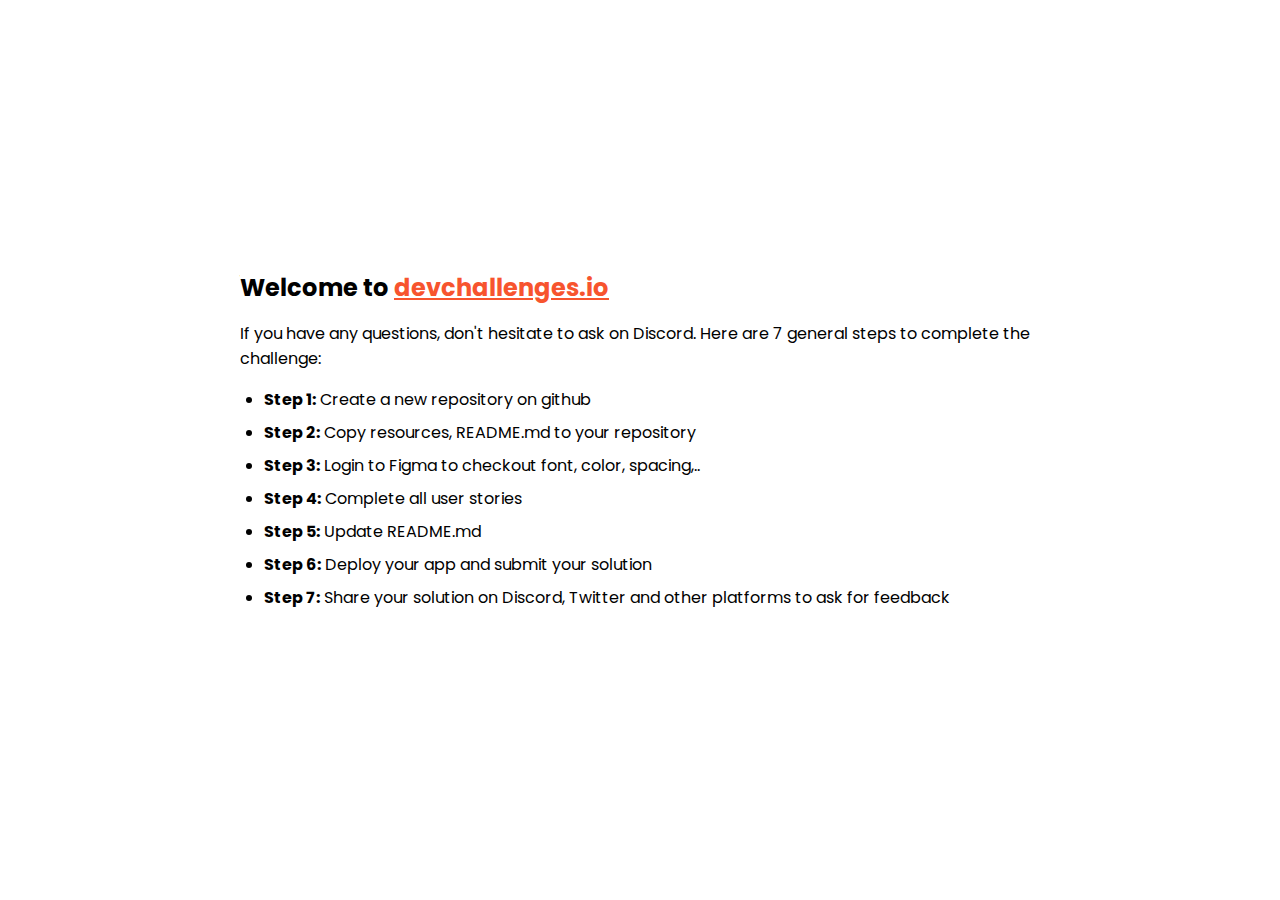
<file: 404-not-found-master/index.html>
<!DOCTYPE html>
<html lang="en">
  <head>
    <meta charset="utf-8" />
    <meta
      name="viewport"
      content="width=device-width, initial-scale=1,
  maximum-scale=5"
    />

    <link rel="icon" href="devchallenges.png" />

    <link
      rel="shortcut icon"
      type="image/x-icon"
      href="https://devchallenges.io/"
    />

    <link
      href="https://fonts.googleapis.com/css2?family=Poppins:wght@400;500&display=swap"
      rel="stylesheet"
    />

    <title>Devchallenges</title>

    <style>
      body {
        font-family: "Poppins", sans-serif;
      }

      ul {
        padding-left: 24px;
      }

      li {
        margin-bottom: 8px;
      }

      .welcome {
        max-width: 800px;
        margin: 0 auto;
      }

      .welcome-text {
        margin-top: 30vh;
        font-weight: 500;
      }

      .welcome-text p {
        font-size: 1rem;
        font-weight: 400;
      }

      .welcome-text h1 {
        font-size: 1.5rem;
      }

      .welcome-text a {
        color: #f7542e;
      }
    </style>
  </head>
  <body>
    <div class="welcome">
      <div class="welcome-text">
        <h1>
          Welcome to
          <a href="https://devchallenges.io/" target="_blank"
            >devchallenges.io</a
          >
        </h1>

        <p>
          If you have any questions, don't hesitate to ask on Discord. Here are
          7 general steps to complete the challenge:
        </p>
      </div>

      <ul>
        <li><b>Step 1:</b> Create a new repository on github</li>
        <li><b>Step 2:</b> Copy resources, README.md to your repository</li>
        <li>
          <b>Step 3:</b> Login to Figma to checkout font, color, spacing,..
        </li>
        <li><b>Step 4:</b> Complete all user stories</li>
        <li><b>Step 5:</b> Update README.md</li>
        <li><b>Step 6:</b> Deploy your app and submit your solution</li>
        <li>
          <b>Step 7:</b> Share your solution on Discord, Twitter and other
          platforms to ask for feedback
        </li>
      </ul>
    </div>
  </body>
</html>
</file>
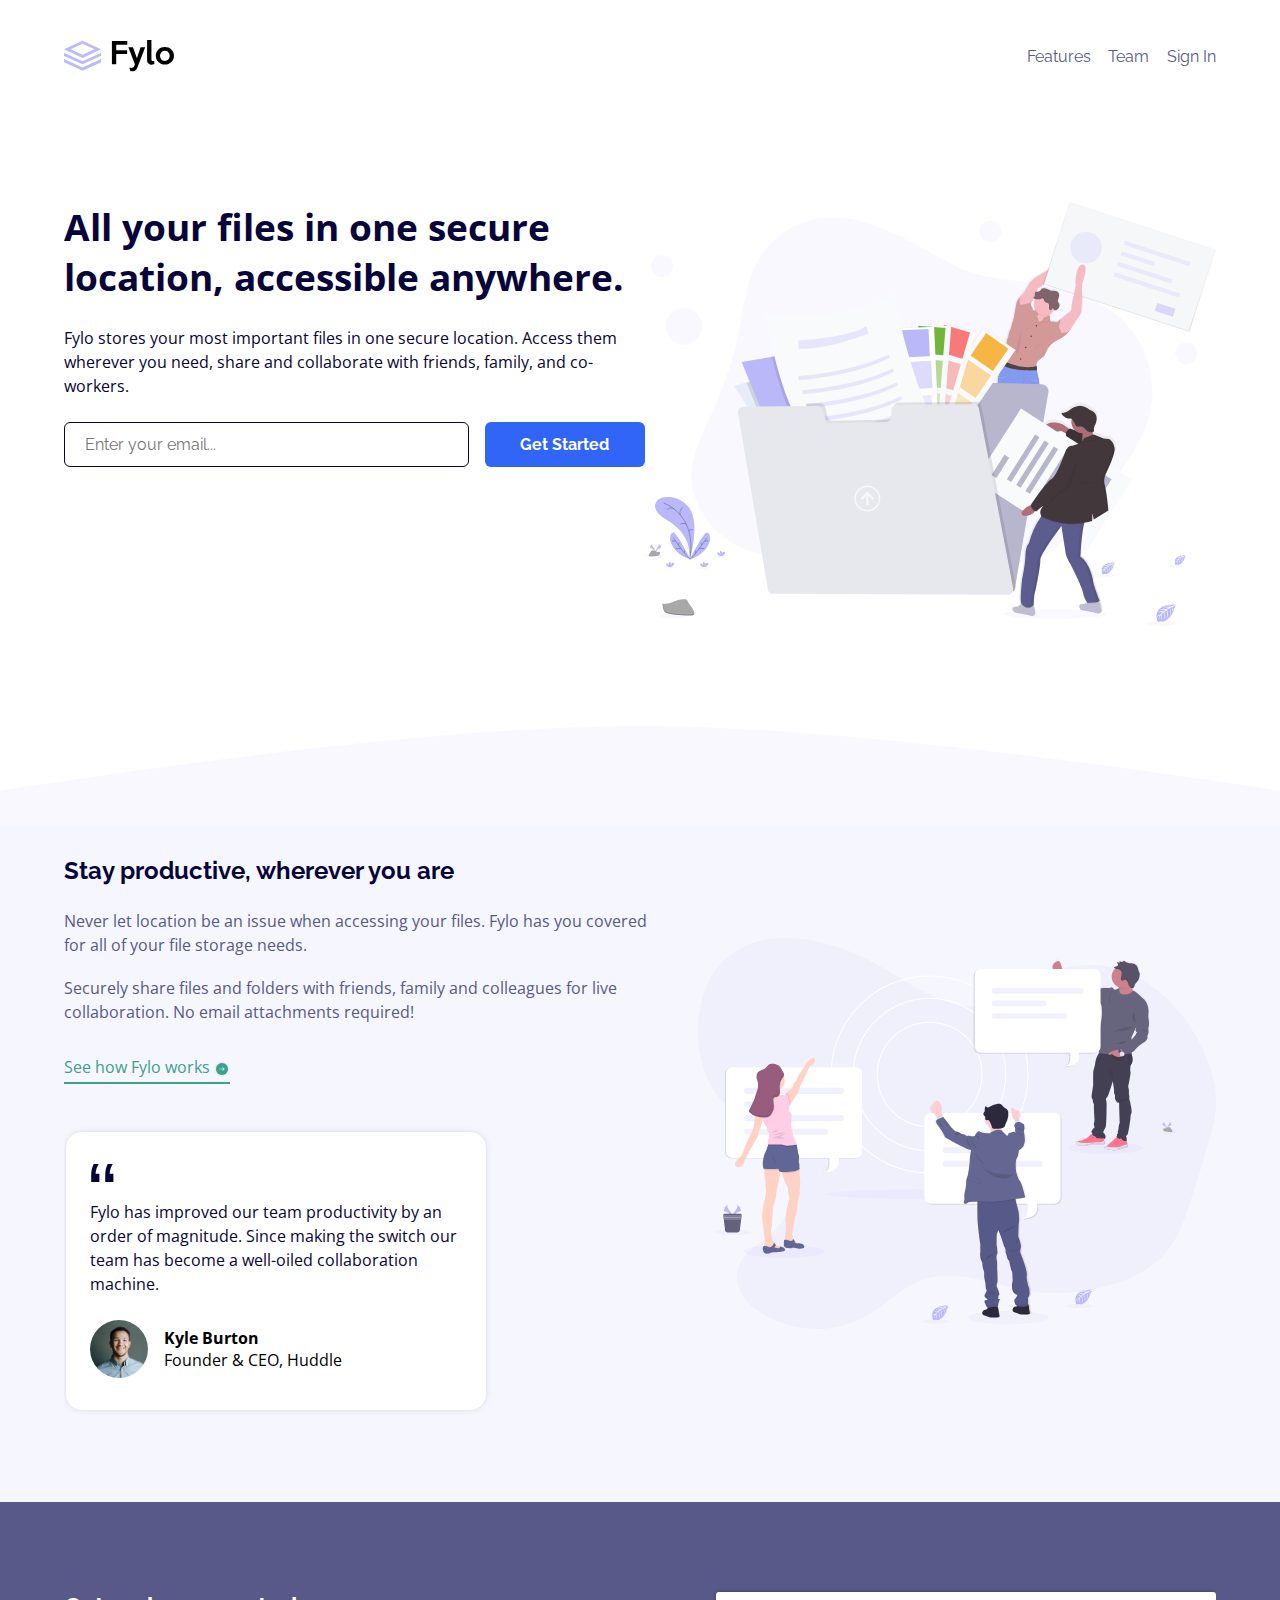
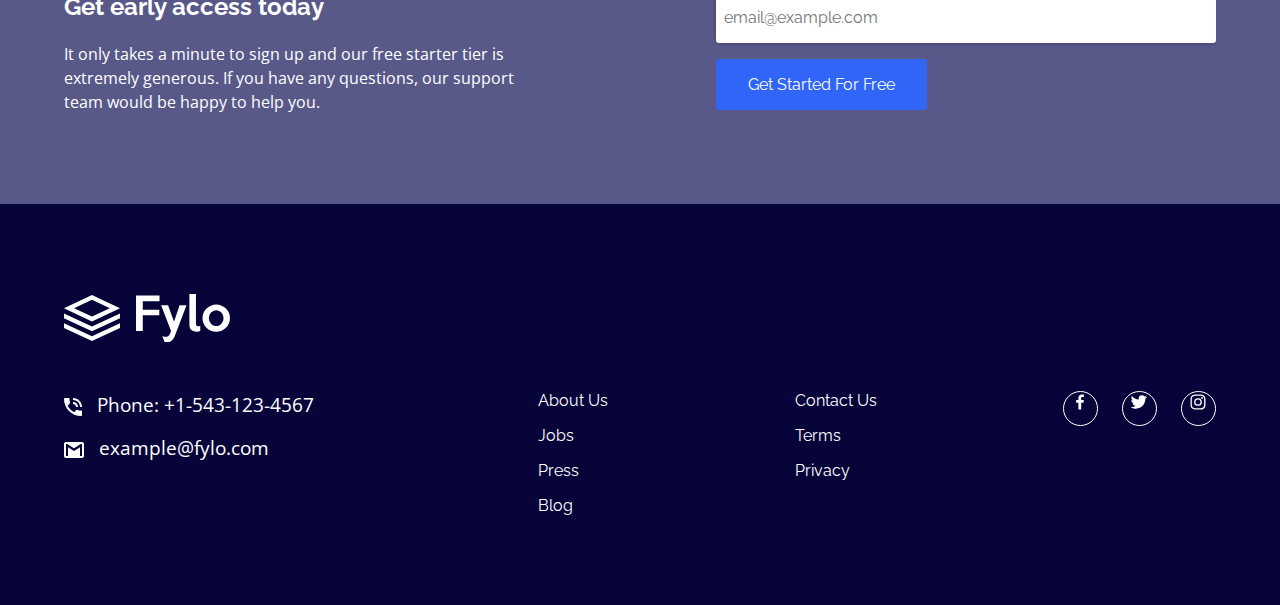
<file: fylo-landing-page-with-two-column-layout-master/index.html>
<!DOCTYPE html>
<html lang="en">
<head>
  <meta charset="UTF-8">
  <meta name="viewport" content="width=device-width, initial-scale=1.0"> 

  <link rel="icon" type="image/png" sizes="32x32" href="./images/favicon-32x32.png">
  
  <title>Proyecto</title>

  <link rel="preconnect" href="https://fonts.googleapis.com">
  <link rel="preconnect" href="https://fonts.gstatic.com" crossorigin>
  <link href="https://fonts.googleapis.com/css2?family=Open+Sans&family=Raleway:wght@400;600&display=swap" rel="stylesheet">

  <link rel="stylesheet" href="css/style.css">
 
 
</head>
<body>

  <header class="hero">

      <nav class="nav container">

        <figure class="nav_logo">
          <img src="./images/logo.svg" alt="" class="nav_img">
        </figure>

        <a href="#" class="nav_link">Features</a>
        <a href="#" class="nav_link">Team</a>
        <a href="#" class="nav_link">Sign In</a>
      </nav>

      <section class="hero_main container">
        <figure class="hero_picture">
          <img src="./images/illustration-1.svg" alt="" class="hero_img">
        </figure>

        <div class="hero_info">

          <h1 class="hero_title">All your files in one secure location, accessible anywhere.</h1>

          <p class="hero_paragraph">Fylo stores your most important files in one secure location. 
            Access them wherever you need, share and collaborate with friends, 
            family, and co-workers.</p>

            <form  class="hero_contact">
              <input type="email" placeholder="Enter your email..." class="hero_input">
             <input type="submit" value="Get Started" class="hero_input hero_input--cta">
            </form>
        </div>
      </section>


  </header>

  <main class="main">
    <section class="productive">
      <div class="productive_container container">
        <figure class="productive_picture">
          <img src="./images/illustration-2.svg" class="productive_img">
        </figure>

        <section class="productive_main">

          <div class="productive_texts">

            <h2 class="productive_title"> Stay productive, wherever you are</h2>
            
            <p class="productive_paragraph">Never let location be an issue when accessing your files. Fylo has you 
              covered for all of your file storage needs.</p>

              <p class="productive_paragraph">Securely share files and folders with friends, family and colleagues for 
                live collaboration. No email attachments required!</p>

                <a href="#" class="productive_cta">
                  See how Fylo works
                  <img src="./images/icon-arrow.svg" class="productive_arrow">
                </a>

          </div>


          <article class="productive_testimony">
            <img src="./images/icon-quotes.svg" class="productive_quote">

            <p class="productive_review"> Fylo has improved our team productivity by an order of magnitude. Since 
              making the switch our team has become a well-oiled collaboration machine.</p>

              <div class="productive_card">
                <img src="./images/avatar-testimonial.jpg" class="productive_person">

                <div class="productive_info">
                  <h4 class="productive_name">Kyle Burton</h4>
                  <p class="productive_job">Founder & CEO, Huddle</p>
                </div>
              </div>
          </article>

        </section>

      </div>
    </section>


    <section class="newsletter">
      <div class="newsletter_container container">

        <div class="newsletter_texts">
          <h2 class="newsletter_title"> Get early access today</h2>

          <p class="newsletter_paragraph">It only takes a minute to sign up and our free starter tier is extremely generous. 
            If you have any questions, our support team would be happy to help you.
          </p>
        </div>

        <form class="newsletter_form">
          <input type="email" class="newsletter_input" placeholder="email@example.com">

          <input type="submit" value="Get Started For Free" class="newsletter_submit">
        </form>

      </div>
    </section>
  </main>
  
  <footer class="footer">
    <section class="footer_container container">

      <figure class="footer_picture">
        <img src="./images/logo-white.svg" class="footer_logo">
      </figure>

      <div class="footer_contact">
        <p class="footer_info">
          <img src="./images/icon-phone.svg" class="footer_icon">
          Phone: +1-543-123-4567
        </p>


        <p class="footer_info">
          <img src="./images/icon-email.svg" class="footer_icon">
          example@fylo.com
        </p>
      </div>

      <nav class="footer_nav">
        <a href="#" class="footer_link">About Us</a>
        <a href="#" class="footer_link">Jobs</a>
        <a href="#" class="footer_link">Press</a>
        <a href="#" class="footer_link">Blog</a>
      </nav>

      <nav class="footer_nav">
        <a href="#" class="footer_link">Contact Us</a>
        <a href="#" class="footer_link">Terms</a>
        <a href="#" class="footer_link"> Privacy</a>
      </nav>

      
      <div class="footer_social">

        <a href="#" class="footer_media">
          <img src="./images/fb.svg" class="footer_img">
        </a>

        <a href="#" class="footer_media">
          <img src="./images/twitter.svg" class="footer_img">
        </a>

        <a href="#" class="footer_media">
          <img src="./images/instagram.svg" class="footer_img">
        </a>

      </div>
    </section>
  </footer>

</body>
</html>
</file>
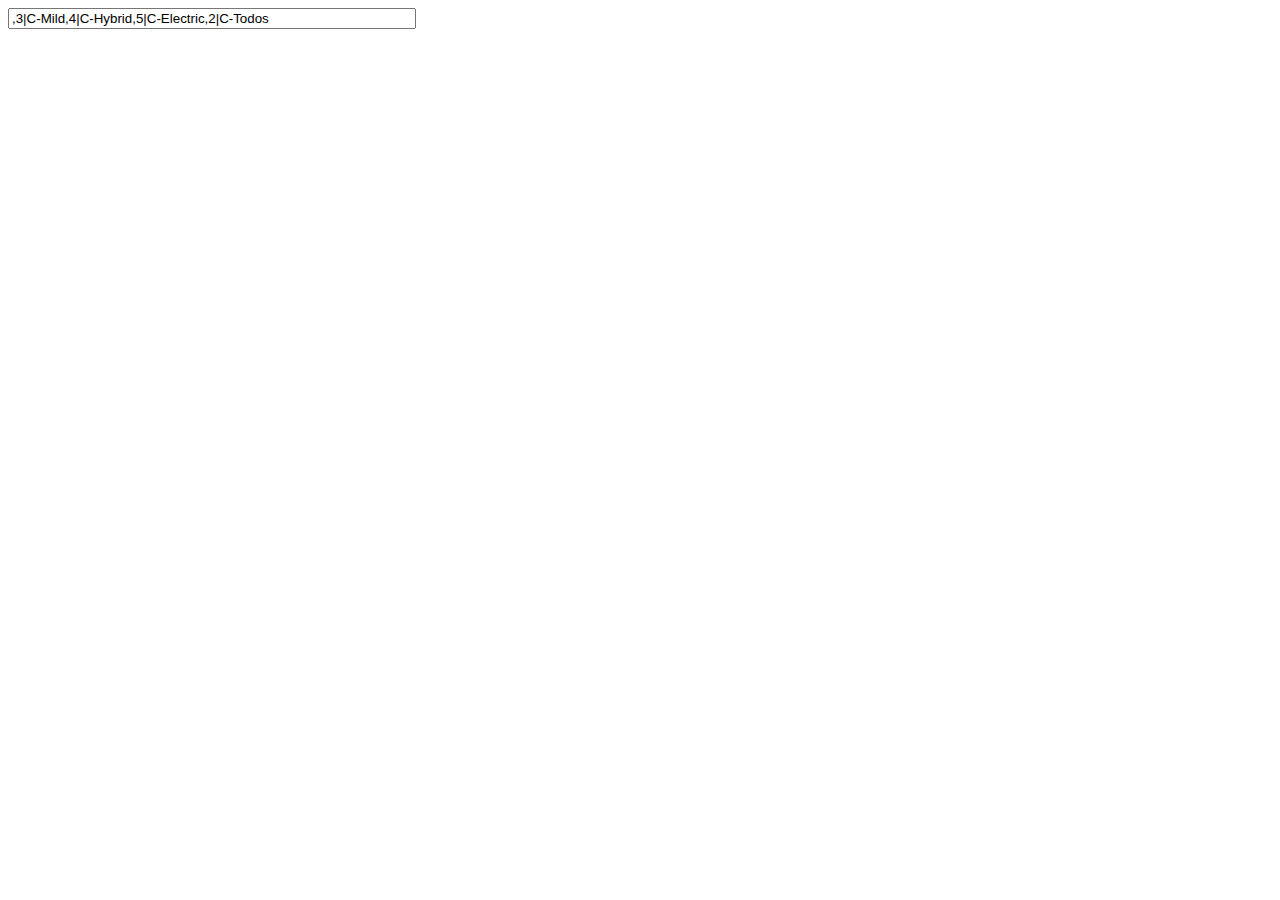
<file: Js/index.html>
<!DOCTYPE html>
<html lang="en">
<head>
    <meta charset="UTF-8">
    <meta name="viewport" content="width=device-width, initial-scale=1.0">
    <title>Document</title>
</head>
<body>
    <div>
        <input type="text" value=",3|C-Mild,4|C-Hybrid,5|C-Electric,2|C-Todos" class="stxt" id="ftxt"><br>
        <!--<button id="save">Enviar</button>-->
        <input type="text" hidden class="stxt" id="mostar-ftxt">
    </div>

    <style>
        .stxt{
            width: 400px;
        }
    </style>

    <script>
        
       //convertir un input en un array
       var element = document.getElementById('ftxt');
        var value = element.value;
       var result = value.split(',');

      //eliminar 1er element en un array
       var numeros = result;
       numeros.shift();


       
    </script>
</body>
</html>
</file>
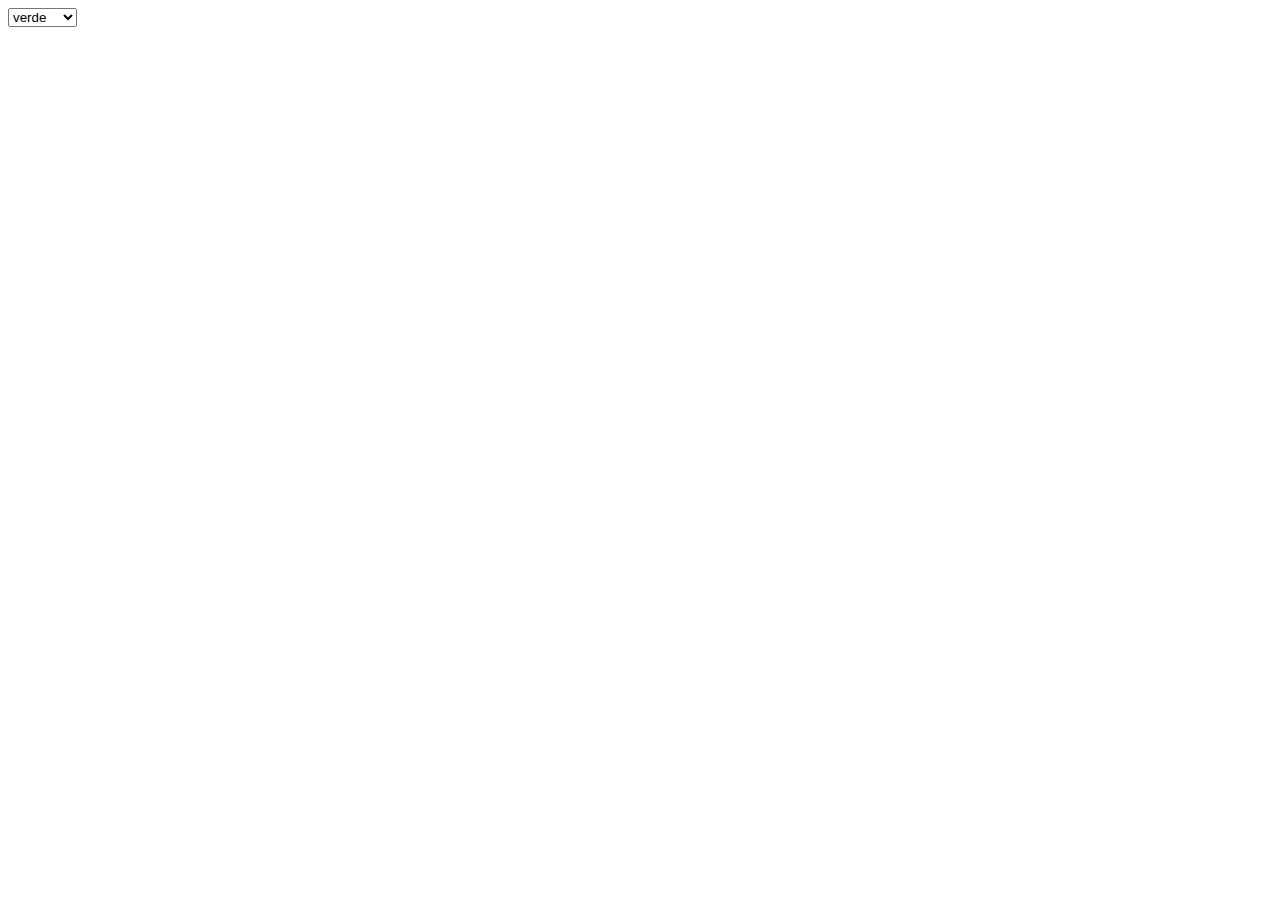
<file: Prueba/index.html>
<!DOCTYPE html>
<html lang="en">
<head>
    <meta charset="UTF-8">
    <meta http-equiv="X-UA-Compatible" content="IE=edge">
    <meta name="viewport" content="width=device-width, initial-scale=1.0">
    <title>Prueba</title>
</head>
<body>

    <select id="lista"></select>


    <script>
      var colores = ['verde', 'rojo', 'azul', 'amarillo', 'blanco', 'negro', 'morado', 'rosa'];

      var select = document.getElementById("lista");

     colores.forEach(function(opcion, index) {
        var option = document.createElement("option");
          option.value = opcion;
          option.text = opcion;
          option.id = "opcion_" + index;
        select.appendChild(option);
        
        select.addEventListener("change", function(){
        var opsele = select.value;
        console.log("color:", opsele);
      });


        /*console.log("color:", option.value);*/
      });

      
   
     /*select.addEventListener("cambio", function(){
        var opsele = select.value;
        console.log("color:", opsele);
      });*/
    
        
       
    </script>
   
</body>
</html>
</file>
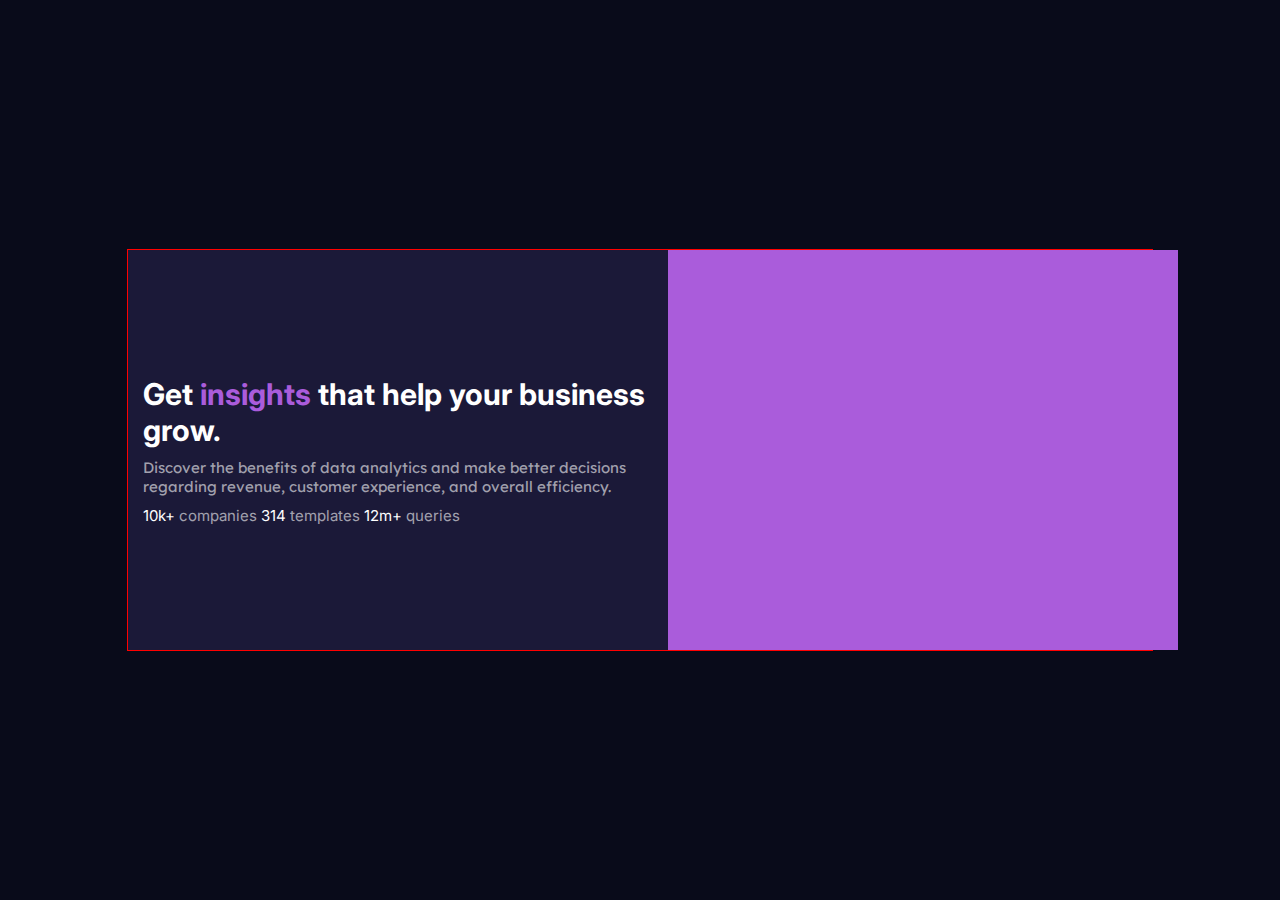
<file: stats-preview-card-component-main/index.html>
<!DOCTYPE html>
<html lang="en">
<head>
  <meta charset="UTF-8">
  <meta name="viewport" content="width=device-width, initial-scale=1.0"> <!-- displays site properly based on user's device -->

  <link rel="icon" type="image/png" sizes="32x32" href="./images/favicon-32x32.png">
  <link rel="stylesheet" href="index.css">

  <link rel="preconnect" href="https://fonts.googleapis.com">
  <link rel="preconnect" href="https://fonts.gstatic.com" crossorigin>
  <link href="https://fonts.googleapis.com/css2?family=Inter:wght@400;700&display=swap" rel="stylesheet">
  
  <link rel="preconnect" href="https://fonts.googleapis.com">
  <link rel="preconnect" href="https://fonts.gstatic.com" crossorigin>
  <link href="https://fonts.googleapis.com/css2?family=Lexend+Deca&display=swap" rel="stylesheet">
  
  <title>Frontend Mentor | Stats preview card component</title>

 
</head>
<body>
 <div class="container-padre">
  <div class="contenido">
      <h1 class="titulo">Get <span class="colortxt">insights</span> that help your business grow.</h1>

      <p class="texto">Discover the benefits of data analytics and make better decisions regarding revenue, customer 
      experience, and overall efficiency.</p>
     
      <div class="datos">
       10k+ 
       <span class="colortxt2">companies</span>
       314 
       <span class="colortxt2">templates</span>
       12m+ 
       <span class="colortxt2">queries</span>
     </div>
  </div>
  <figure>
    <img src="images/image-header-desktop.jpg" alt="" class="img">
    <div class="colorbk"></div>
    <div class="imagen-colorida"></div>
  </figure>
</div>
  <!--<div class="attribution">
    Challenge by <a href="https://www.frontendmentor.io?ref=challenge" target="_blank">Frontend Mentor</a>. 
    Coded by <a href="#">Your Name Here</a>.
  </div>-->
</head>
<body>
  <div class="elemento1"></div>
  <div class="elemento2"></div>
</body>
</html>
</file>
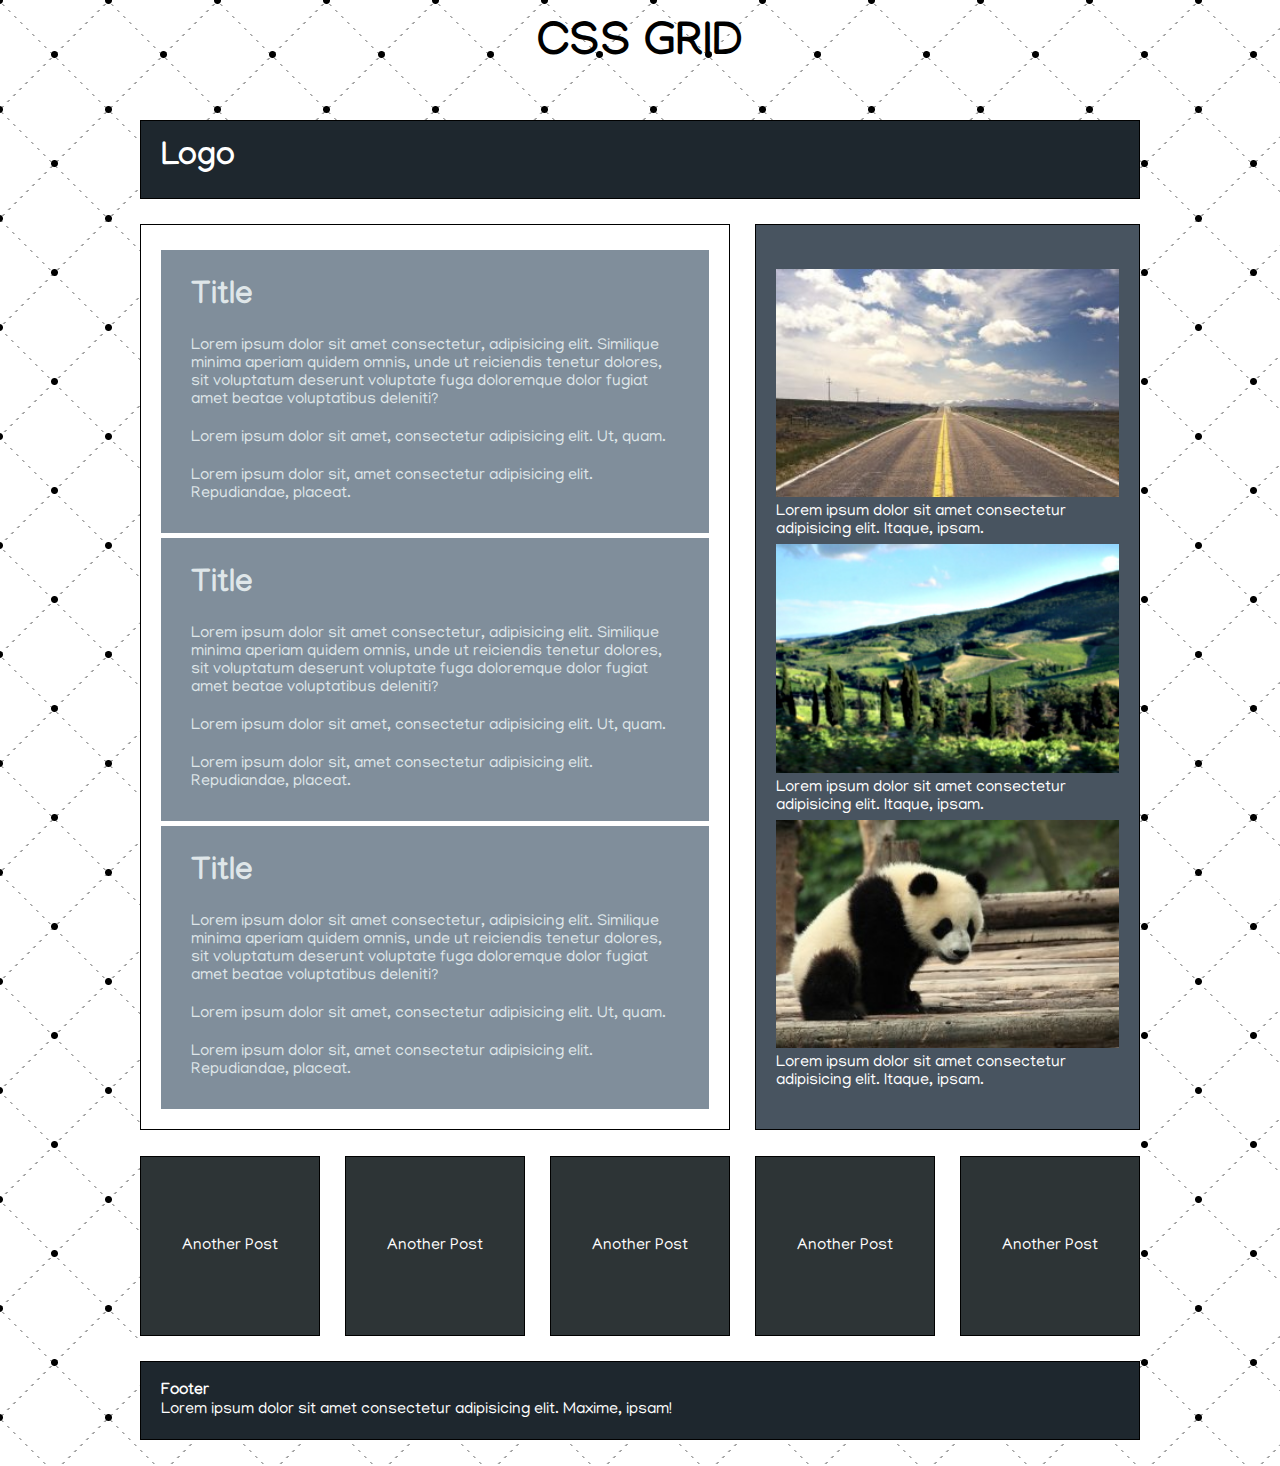
<file: Flexbox & Grid/Practica 3/index.html>
<!DOCTYPE html>
<html lang="en">
<head>
    <meta charset="UTF-8">
    <meta name="viewport" content="width=device-width, initial-scale=1.0">
    <title>CSS GRID</title>
    <link rel="stylesheet" href="style.css">
    <link rel="preconnect" href="https://fonts.googleapis.com">
    <link rel="preconnect" href="https://fonts.gstatic.com" crossorigin>
    <link href="https://fonts.googleapis.com/css2?family=Manjari&display=swap" rel="stylesheet">

</head>
<body>

    <header class="title">
        <h1 class=""> CSS GRID</h1>
    </header>

    <div class="container">
        <header class="header">
            <h1>Logo</h1> 
        </header>

        <main class="content">
            <article class="article">
                <h1>Title</h1>

                <p class="">Lorem ipsum dolor sit amet consectetur, adipisicing elit. Similique minima aperiam quidem omnis, unde ut reiciendis tenetur dolores, sit voluptatum deserunt voluptate fuga doloremque dolor fugiat amet beatae voluptatibus deleniti?</p>

                <p class="">Lorem ipsum dolor sit amet, consectetur adipisicing elit. Ut, quam.</p>

                <p class="">Lorem ipsum dolor sit, amet consectetur adipisicing elit. Repudiandae, placeat.</p>
            </article>

            <article class="article">
                <h1>Title</h1>

                <p class="">Lorem ipsum dolor sit amet consectetur, adipisicing elit. Similique minima aperiam quidem omnis, unde ut reiciendis tenetur dolores, sit voluptatum deserunt voluptate fuga doloremque dolor fugiat amet beatae voluptatibus deleniti?</p>

                <p class="">Lorem ipsum dolor sit amet, consectetur adipisicing elit. Ut, quam.</p>
                
                <p class="">Lorem ipsum dolor sit, amet consectetur adipisicing elit. Repudiandae, placeat.</p>
            </article>

            <article class="article">
                <h1>Title</h1>

                <p class="">Lorem ipsum dolor sit amet consectetur, adipisicing elit. Similique minima aperiam quidem omnis, unde ut reiciendis tenetur dolores, sit voluptatum deserunt voluptate fuga doloremque dolor fugiat amet beatae voluptatibus deleniti?</p>

                <p class="">Lorem ipsum dolor sit amet, consectetur adipisicing elit. Ut, quam.</p>
                
                <p class="">Lorem ipsum dolor sit, amet consectetur adipisicing elit. Repudiandae, placeat.</p>
            </article>
        </main>
            <aside class="sidebar">
                <div class="">
                    <img src="imagenes/linea.jpg" alt="" class="">
                    <p class="">Lorem ipsum dolor sit amet consectetur adipisicing elit. Itaque, ipsam.</p>
                </div>

                <div class="">
                    <img src="imagenes/paisaje.jpg" alt="" class="">
                    <p class="">Lorem ipsum dolor sit amet consectetur adipisicing elit. Itaque, ipsam.</p>
                </div>

                <div class="">
                    <img src="imagenes/panda.jpg" alt="" class="">
                    <p class="">Lorem ipsum dolor sit amet consectetur adipisicing elit. Itaque, ipsam.</p>
                </div>
            </aside> 

            <div class="releated-post">
                Another Post
            </div>

            <div class="releated-post">
                Another Post
            </div>

            <div class="releated-post">
                Another Post
            </div>

            <div class="releated-post">
                Another Post
            </div>

            <div class="releated-post">
                Another Post
            </div>

            <footer class="footer">
                <h4>Footer</h4>
                <p class="">Lorem ipsum dolor sit amet consectetur adipisicing elit. Maxime, ipsam!</p>
            </footer>

    </div>
    
</body>
</html>
</file>
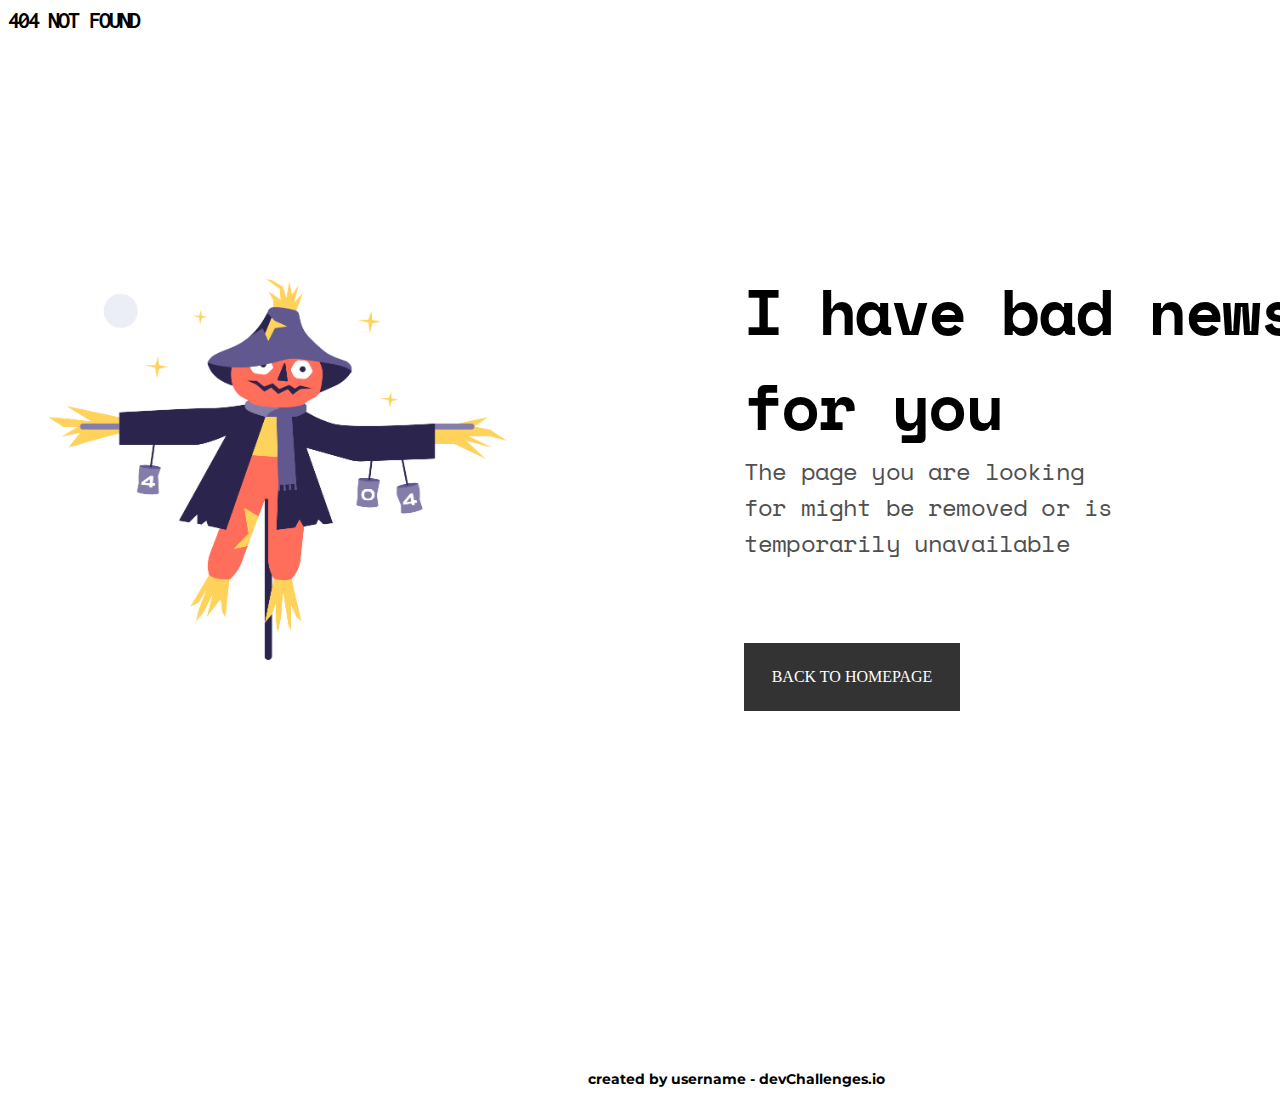
<file: 404-not-found-master/page.html>
<!DOCTYPE html>
<html lang="en">
<head>
    <meta charset="UTF-8">
    <meta name="viewport" content="width=device-width, initial-scale=1.0">
    <link rel="stylesheet" href="style.css">

    <link rel="preconnect" href="https://fonts.googleapis.com">
    <link rel="preconnect" href="https://fonts.gstatic.com" crossorigin>
    <link href="https://fonts.googleapis.com/css2?family=Space+Mono:wght@400;700&display=swap" rel="stylesheet">

    <link rel="preconnect" href="https://fonts.googleapis.com">
    <link rel="preconnect" href="https://fonts.gstatic.com" crossorigin>
    <link href="https://fonts.googleapis.com/css2?family=Inconsolata:wght@700&family=Space+Mono:wght@400;700&display=swap" rel="stylesheet">
    

    <link rel="preconnect" href="https://fonts.googleapis.com">
    <link rel="preconnect" href="https://fonts.gstatic.com" crossorigin>
    <link href="https://fonts.googleapis.com/css2?family=Inconsolata:wght@700&family=Montserrat&family=Space+Mono:wght@400;700&display=swap" rel="stylesheet">


    <title>Not found</title>
</head>
<body>
    <div class="main">
        <div class="grid-1">404 not found</div>

        <div class="grid-3">
            <figure>
                <img src="Scarecrow.png" alt="" class="img">
            </figure>
        </div>


        <div class="grid-4">
            <div class="grid-item1">I have bad news for you</div>
            <div class="grid-item2">The page you are looking for might be removed or is temporarily unavailable</div>
            
            <div class="grid-item3">
               <a href="" class="grid-btn">Back to homepage</a> 
            </div>
        </div>



        <div class="grid-5">created by username - devChallenges.io</div>
    </div>
</body>
</html>
</file>
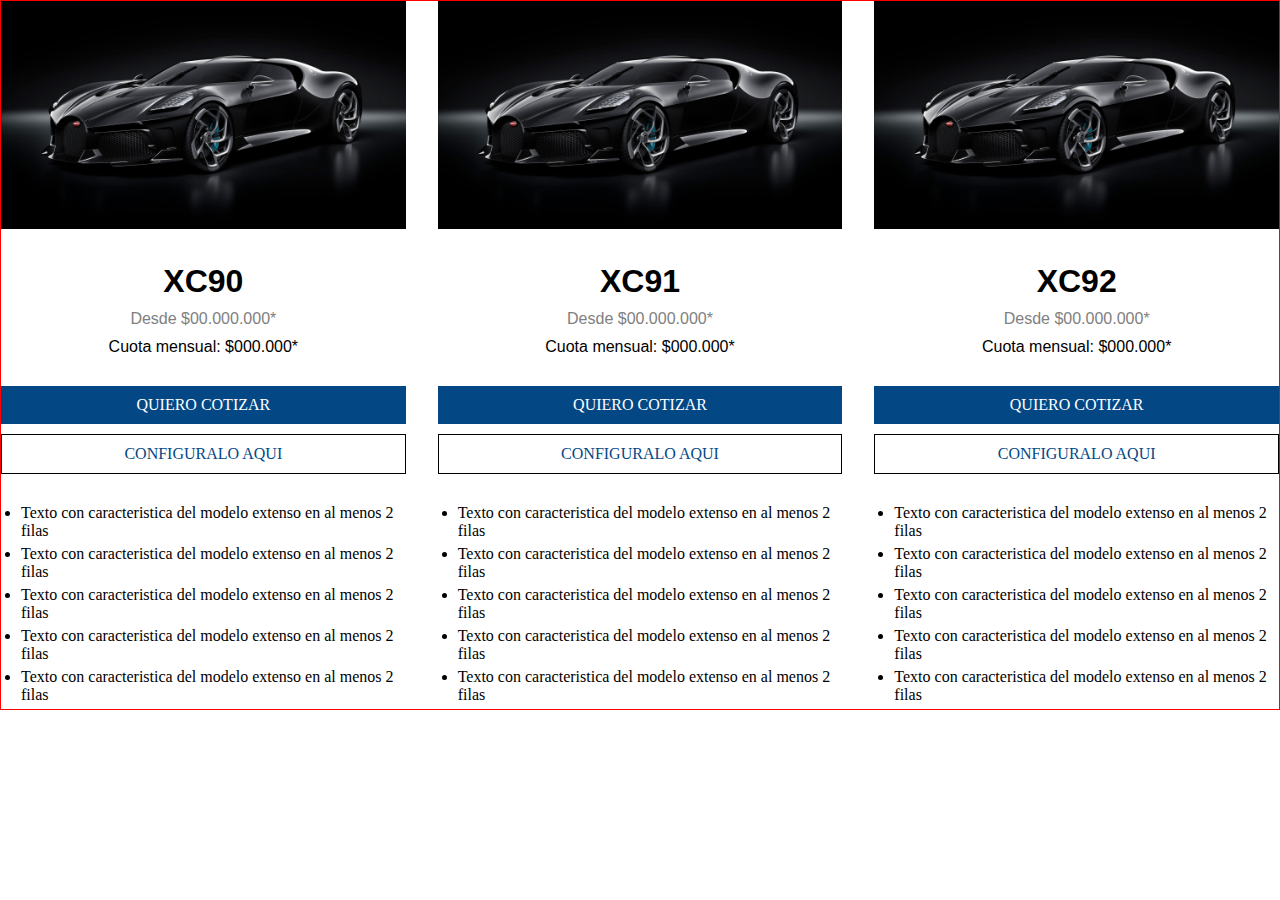
<file: Prueba/prueba1.html>
<!DOCTYPE html>
<html lang="en">
    <head>
        <meta charset="UTF-8">
        <meta http-equiv="X-UA-Compatible" content="IE=edge">
        <meta name="viewport" content="width=device-width, initial-scale=1.0">
        <link rel="stylesheet" href="prueba1.css">
        <title>Prueba</title>
    </head>

    <body>
        <!--container 1-->
        <div class="container-padre">
         <div class="container-hijo">
                <figure class="img">
                  <img src="auto.jpg" alt="" class="imagen">
               </figure>
              <div class="contai-txt">
                  <h1 class="titulo">XC90</h1>
                  <p class="par1">Desde $00.000.000*</p>
                  <p class="par2">Cuota mensual: $000.000*</p>
              </div>
              <div class="contai-btn">
                  <a href="" class="btn1">quiero cotizar</a>
                 <a href="" class="btn2">configuralo aqui</a>
              </div>
             <ul class="contai-list">
                 <li>Texto con caracteristica del modelo extenso en al menos 2 filas</li>
                 <li>Texto con caracteristica del modelo extenso en al menos 2 filas</li>
                 <li>Texto con caracteristica del modelo extenso en al menos 2 filas</li>
                 <li>Texto con caracteristica del modelo extenso en al menos 2 filas</li>
                 <li>Texto con caracteristica del modelo extenso en al menos 2 filas</li>
             </ul>
         </div>


         <!--container 2-->
         <div class="container">
               <figure class="img">
                 <img src="auto.jpg" alt="" class="imagen">
              </figure>
             <div class="contai-txt">
                 <h1 class="titulo">XC91</h1>
                 <p class="par1">Desde $00.000.000*</p>
                 <p class="par2">Cuota mensual: $000.000*</p>
              </div>
              <div class="contai-btn">
                 <a href="" class="btn1">quiero cotizar</a>
                 <a href="" class="btn2">configuralo aqui</a>
              </div>
              <ul class="contai-list">
                 <li>Texto con caracteristica del modelo extenso en al menos 2 filas</li>
                 <li>Texto con caracteristica del modelo extenso en al menos 2 filas</li>
                 <li>Texto con caracteristica del modelo extenso en al menos 2 filas</li>
                 <li>Texto con caracteristica del modelo extenso en al menos 2 filas</li>
                 <li>Texto con caracteristica del modelo extenso en al menos 2 filas</li>
               </ul>
         </div>
          

          <!--container 3-->
          <div class="container">
               <figure class="img">
                 <img src="auto.jpg" alt="" class="imagen">
              </figure>
             <div class="contai-txt">
                 <h1 class="titulo">XC92</h1>
                 <p class="par1">Desde $00.000.000*</p>
                 <p class="par2">Cuota mensual: $000.000*</p>
              </div>
              <div class="contai-btn">
                 <a href="" class="btn1">quiero cotizar</a>
                 <a href="" class="btn2">configuralo aqui</a>
              </div>
              <ul class="contai-list">
                 <li>Texto con caracteristica del modelo extenso en al menos 2 filas</li>
                 <li>Texto con caracteristica del modelo extenso en al menos 2 filas</li>
                 <li>Texto con caracteristica del modelo extenso en al menos 2 filas</li>
                 <li>Texto con caracteristica del modelo extenso en al menos 2 filas</li>
                 <li>Texto con caracteristica del modelo extenso en al menos 2 filas</li>
               </ul>
         </div>
      </div>
    </body>

</html>
</file>
<file: fylo-landing-page-with-two-column-layout-master/css/style.css>
:root{
--Light-Grayish-Blue: hsl(240, 75%, 98%);
--LightGray: hsl(0, 0%, 75%);

--Bright-Blue: hsl(224, 93%, 58%);
--Moderate-Cyan: hsl(170, 45%, 43%);
 
--Very-Dark-Blue: hsl(243, 87%, 12%);
--Desaturated-Blue: hsl(238, 22%, 44%);

--font1: 'Open Sans', sans-serif;
--fomt2: 'Raleway', sans-serif;

--padding-container:90px 0;
}

*{
    margin: 0;
    box-sizing: border-box;
}

body{
    font-family: var(--font1);
}

.container{
    width: 90%;
    max-width: 1200px;
    overflow: hidden;
    margin: 0 auto;
    padding: var(--padding-container);
}

.nav{
    display: flex;
    align-items: center;
    gap: 1.1em;
    --padding-container:40px 0;
}

.nav_logo{
    width: 110px;
}

.nav_img{
    width: 100%;
    display: block;
}

.nav_link:first-of-type{
    margin-left: auto;
}

.nav_link{
    text-decoration: none;
    color: var(--Desaturated-Blue);
    font-family: var(--fomt2);
}

.hero{
    position: relative;
    --padding-container:90px 0 170px;
}

.hero::before{
    content: "";
    position: absolute;
    width: 100%;
    height: 100px;
    background-image: url(../images/bg-curve-mobile.svg);
    background-repeat: no-repeat;
    background-size: cover;
    left: 0;
    bottom: 0;
}

.hero_img{
    width: 100%;
    display: block;
    max-width: 400px;
    margin: 0 auto;
}

.hero_info{
    text-align: center;
    color: var(--Very-Dark-Blue);
}

.hero_title{
    font-size: 1.7rem;
    color: var(--Very-Dark-Blue);
    margin-top: 1.8em;
}

.hero_paragraph{
    line-height: 1.5;
    margin: 1.5em 0;
}

.hero_input{
    height: 45px;
    border-radius: 6px;
    width: 100%;
    font: inherit;
    border: 1px solid var(--Very-Dark-Blue);
    padding: 0 20px;
    font-family: var(--fomt2);
}

.hero_input--cta{
    background-color: var(--Bright-Blue);
    color: #fff;
    border: none;
    font-weight: 700;
    margin-top: 1.2em;
}

/*Productive*/

.productive{
    background-color: var(--Light-Grayish-Blue);
    --padding-container:30px 0 90px;
}

.productive_img{
    width: 100%;
    max-width: 400px;
    margin: 0 auto;
    display: block;
}

.productive_main{
    margin-top: 6em;
}

.productive_title{
    font-family: 1.1rem;
    text-align: center;
    color: var(--Very-Dark-Blue);
    font-family: var(--fomt2);
}

.productive_paragraph{
    color: var(--Desaturated-Blue);
    line-height: 1.5;
    margin-top: 1.5em;
    margin-bottom: 1.2em;
}

.productive_paragraph:last-of-type{
    margin: 0;
}

.productive_cta{
    display: block;
    width: max-content;
    margin: 2em auto 3em;
    text-decoration: none;
    color: var(--Moderate-Cyan);
    border-bottom: 2px solid;
    padding-bottom: 4px;
}

.productive_arrow{
    vertical-align: middle;
}

.productive_testimony{
    width: 95%;
    max-width: 350px;
    margin: 0 auto;
    background-color: #fff;
    padding: 2em 1.5em;
    border-radius: 1em;
    box-shadow: 0 0 10px -5px rgb(0, 0, 0, .5);
}

.productive_quote{
    width: 25px;
}

.productive_review{
    margin: .5em 0 1.5em;
    color: var(--Very-Dark-Blue);
    line-height: 1.5;
}

.productive_card{
    display: flex;
    align-items: center;
}

.productive_person{
    width: 58px;
    height: 58px;
    object-fit: cover;
    border-radius: 58%;
    margin-right: 1em;
}

/*footer*/

.newsletter{
    background-color: var(--Desaturated-Blue);
    color: #fff;
    text-align: center;
}

.newsletter_title{
    font-family: var(--fomt2);
}

.newsletter_paragraph{
    line-height: 1.5;
    margin-top: 1.3rem;
}

.newsletter_form{
    width: 80%;
    margin: 0 auto;
    display: flex;
    flex-direction: column;
    gap: 1em;
    margin-top: 2em;
}

.newsletter_input{
    padding: 1em .5em;
    font: inherit;
    font-family: var(--fomt2);
    border-radius: 3px;
    border: none;
    box-shadow: 0 0 4px rgb(0, 0, 0, .3);
}

.newsletter_submit{
    color: #fff;
    background-color: var(--Bright-Blue);
    padding: 1em .5em;
    font:inherit;
    font-family: var(--fomt2);
    border-radius: 3px;
    border: none;
}

.footer{
    background-color: var(--Very-Dark-Blue);
    color: #fff;
}

.footer_container{
   display: flex;
   flex-direction: column;
   gap: 3em; 
}

.footer_logo{
    display: block;
}

.footer_icon{
    vertical-align: middle;
    margin-right: .5em;
}

.footer_info{
    font-size: 1.2rem;
}

.footer_nav{
    display: flex;
    flex-direction: column;
    gap:1em;
}

.footer_link{
    text-decoration: none;
    color: #fff;
    font-family: var(--fomt2);
}

.footer_social{
    display: flex;
    width: max-content;
    margin: 0 auto;
    gap: 1.5em;
}

.footer_media{
    border: 1px solid #fff;
    width: 35px;
    height: 35px;
    border-radius: 50%;
    text-decoration: none;
    display: flex;
}

.footer_img{
    width: 20px;
    height: 20px;
    margin: 0 auto;
}


@media(min-width: 768px){
    .hero{
        position: relative;
        --padding-container:90px 0 200px;
    }
    
    .hero::before{
        background-image: url(../images/bg-curve-desktop.svg); 
    }
    
    .hero_main{
        display: flex;
    }

    .hero_img{
        max-width: none;
        align-items: center;
        gap: 1.5em;
    }
    
    .hero_info{
       order: -1;
       text-align: left;
    }
    
    .hero_title{
        font-size: 2.3rem;
        margin-top:0;
    }

    .hero_contact{
        display: flex;
        gap: 1em;
    }
   
    .hero_input{
       min-width: 160px;
       flex-grow: 1;
    }
    
    .hero_input--cta{
      margin-top: 0;
      flex-grow: 0;
      width: 160px; 
    }

    /*Productive*/

    .productive_container{
        display: flex;
        justify-content: space-between;
        align-items: center;
    }

    .productive_picture{
        width: 45%;
        order: 1;
    }
  
    .productive_img{
      max-width: none;
    }
    
    .productive_main{
        margin-top: 0;
        width: 52%;
    }
    
    .productive_title{
        font-family: 2.1rem;
        text-align: left;
      
    }
    
    .productive_cta{
        margin: 2em 0 3em;
    }
    
    .productive_testimony{
        max-width: 420px;
        margin: 2px;
        
    }

    /*newsletter*/

.newsletter_container{
    display: flex;
    justify-content: space-between;
    text-align: left;
}

.newsletter_texts{
    width: 48%;
    max-width: 450px;
}

.newsletter_title{
    font-family: 1.7rem;
}


.newsletter_form{
    width: 45%;
    margin: 0;
    max-width: 500px;
    flex-wrap: wrap;
}

.newsletter_input{
    width: 100%;
}

.newsletter_submit{
    width: max-content;
    padding: 1em 2em;
}

/*footer*/


.footer_container{
  flex-wrap: wrap;
  flex-direction: row;
  justify-content: space-between;
}

.footer_picture{
    width: 100%;
}

.footer_contact{
    width: 25%;
    display: flex;
    flex-direction: column;
    gap: 1em;
}

.footer_social{
    margin: 0;
}
  
}
</file>
<file: stats-preview-card-component-main/index.css>
*{
    margin: 0;
    padding: 0;
}

body{
    background-color: hsl(233, 47%, 7%);
    font-size: 15px;
}
.container-padre{
  width: 1024px;
  height: 400px;
  border: 1px solid red;
  background-color: hsl(244, 38%, 16%);
  color: #fff;
  display: flex;
  justify-content: space-between;
  position: absolute;
  top: 50%;
  left: 50%;
  transform: translate(-50%, -50%);
}

.contenido{
    width: 512px;
    display: flex;
    flex-wrap: wrap;
    align-content: center;
    gap: 10px;
    margin-left: 15px;
}

.titulo{
    font-family: 'Inter', sans-serif;
    
}

.texto{
    font-family: 'Lexend Deca', sans-serif;
    color: hsla(0, 0%, 100%, 0.6);
}

.colortxt{
    color: hsl(277, 64%, 61%);
}

.colortxt2{
    color: hsla(0, 0%, 100%, 0.6);
}

.datos{
    font-family: 'Inter', sans-serif;
}

.imagen-colorida{
   /* width: 100%;
    height: 400px;
    background-image: url(images/image-header-desktop.jpg);
    background-size: cover;*/
}

.img{
    width: 100%;
    height: 400px;
    z-index: 2;
   /* filter: grayscale(100%) sepia(100%) hue-rotate(277deg) saturate(0.64) brightness(0.61);*/
}

.colorbk{
    
    background-color: hsl(277, 64%, 61%);*/
   
   /* background: hsl(277, 64%, 61%);*/
  /* filter: hsl(277, 64%, 61%);*/
    z-index: 1;
    width: 510px;
    height: 400px;
    top: 0;
   
   
    position: absolute;
}




/*.attribution { 
    font-size: 11px; text-align: center; 
}
.attribution a {
     color: hsl(228, 45%, 44%); 
    }*/
</file>
<file: Flexbox & Grid/Practica 3/style.css>
*{
    margin: 0;
    padding: 0;
    box-sizing: border-box;
}

body{
    background: 
    radial-gradient(black 3px, transparent 4px),
    radial-gradient(black 3px, transparent 4px),
    linear-gradient(#fff 4px, transparent 0),
    linear-gradient(45deg, transparent 74px, transparent 75px, #a4a4a4 75px, #a4a4a4 76px, transparent 77px, transparent 109px),
    linear-gradient(-45deg, transparent 75px, transparent 76px, #a4a4a4 76px, #a4a4a4 77px, transparent 78px, transparent 109px),
  #fff;
  background-size: 109px 109px, 109px 109px,100% 6px, 109px 109px, 109px 109px;
  background-position: 54px 55px, 0px 0px, 0px 0px, 0px 0px, 0px 0px;
  font-family: 'Manjari', sans-serif;
}
/*Header*/
.title h1{
   padding: 20px 0;
   text-align: center;
   font-size: 2.9em; 
   text-transform: uppercase;
}

.container{
    background-color: #fff;
    width: 90%;
    max-width: 1000px;
    margin: 1.6em auto;

    display: grid;
    gap: 1.6em;
    grid-template-columns: repeat(5, 1fr);
}

.container > .header,
.container > .content,
.container > .sidebar,
.container > .footer,
.container > div {
    background-color: #fff;
    padding: 20px;
    border: 1px solid black;
}

.container > .header,
.container > .footer {
    grid-column: 1/6;
    background-color: #1e272e;
    color: #ffffff;
}

.container > .content {
    grid-column: span 3;
}

.content > .article {
    background-color: #808e9b;
    padding: 20px;
    margin-top: 5px;
    color: #dfe6e9;
}

.content .article h1,
.content .article p {
    padding: 10px;
}

.container > .sidebar {
    grid-column:  span 2;
    background-color: #485460;
    color: #ffffff;
    display: flex;
    justify-content: center;
    align-items: center;
    flex-direction: column;
}

.container .sidebar img {
    width: 100%;
    margin-top: 5px;
}

.container > .releated-post{
    background-color: #2d3436;
    color: #ffffff;
    height: 180px;
    display: flex;
    align-items: center;
    justify-content: center;
    transition: all 0.5s ease;
}

.container > .releated-post:hover {
    cursor: pointer;
    color: #000000;
    background-color: #ffffff;
}

@media screen and(max-width: 768px){
    .header {
        text-align: center;
    }

    .container .content {
        grid-column: 1/-1;
    }

    .container .sidebar {
        grid-column: 1/6;
    }

    .container .releated-post {
        grid-column: 1/-1;
    }
}
</file>
<file: 404-not-found-master/style.css>
.main{
    width: 1440px;
    height: 1080px;
    top: -541px;
    left: -939px;

    border-radius: 8px;
    display: grid;
    grid-template-rows: repeat(3, 1fr);
    grid-template-columns: repeat(2, 50%);
    gap: 1em;
   
}

.grid-1{
    width: 133px;
    height: 25px;
    top: 40px;
    left: 77px;

    text-transform: uppercase;
    font-family: 'Inconsolata';
    font-size: 24px;
    font-weight: 700;
    line-height: 25px;
    letter-spacing: -0.08em;
    text-align: left;
    grid-row: 1/2;
    grid-column: 1/3;
}

.grid-3{
    width: 539.22px;
    height: 447.42px;
}

.img{
    width: 100%;
    height: auto;
}


.grid-4{
    display: grid;
    grid-template-rows: repeat(3, 1fr);
    grid-template-columns: repeat(2, 50%);
}

.grid-item1{
    grid-column: 1/3;
    width: 586px;
    height: 190px;

    font-family: 'Space Mono';
    font-size: 64px;
    font-weight: 700;
    line-height: 95px;
    letter-spacing: -0.035em;
    text-align: left;
}

.grid-item2{
    width: 381px;
    height: 108px;
    grid-column: 1/3;
    font-family: 'Space Mono';
    font-size: 24px;
    font-weight: 400;
    line-height: 36px;
    letter-spacing: -0.035em;
    text-align: left;
    color: rgba(79, 79, 79, 1);
}

.grid-item3{
    grid-column: 1/3;
    width: 216px;
    height: 68px;
    background-color: rgba(51, 51, 51, 1);
    border: 1px black;
    display: flex;
    justify-content: center;
    align-items: center;
    text-transform: uppercase;

}

.grid-btn{
    color: white;
    text-decoration: none;
}

.grid-5{
    display: flex;
    justify-content:center;
    align-items:end;
    grid-column: 1/3;

    font-family: 'Montserrat';
    font-weight: 700;
    font-size: 14px;
    line-height: 17.07px;
}
</file>
<file: Prueba/prueba1.css>
*{
    margin: 0;
    padding: 0;
}

.container-padre{
    /* width: 1024px;
     height: auto;
     display: flex;
     justify-content: space-between;
     position: relative;*/
     border: 1px solid red;
     display:grid;
     grid-template-columns:
     repeat(
       auto-fit,
       minmax(150px,1fr)
     );
   gap: 32px;
 }
 
.container-padre > .container-hijo{
   width: 100%;
   height:auto;
 }


/*el tamaño de cada container*/
.container-hijo{
    width: 250px;
    height: 620px;
    position: relative;
    /*left: 50%;
    transform: translateX(-50%);*/
}

/*diseño de texto*/
.contai-txt{
    font-family: Arial, Helvetica, sans-serif;
    text-align: center;
    margin-bottom: 30px;
}

/*posicion del titulo*/
.titulo{
    text-align: center;
    margin-top: 10px;
    margin-bottom: 10px;
}

/*color parrafo 1*/
.par1{
    color: gray;
    margin-bottom: 10px;
}

/*color parrafo 2*/
.par2{
    color: black;
}

/*posicion de los botones*/
.contai-btn{
    display: flex;
    flex-direction: column;
    justify-content: space-between;
    margin-bottom: 15px;
    margin-bottom: 30px;
}

/*diseño btn 1*/
.btn1{
  padding: 10px 20px;
  background-color: #034885;
  color: white;
  text-decoration: none;
  border: 1px  black;
  text-align: center;
  display: inline-block;
  margin-bottom: 10px;
  text-transform:uppercase; 
}

/*diseño btn 2*/
.btn2{
    padding: 10px 20px; 
    background-color: #fff;
    color: #034885;
    text-decoration: none;
    border: 1px solid black;
    text-align: center;
    display: inline-block;
    text-transform:uppercase;
}


.contai-list{
    padding-left: 20px;
    /* font-size: 18px;
    line-height:24px;
    font-style: regular;
    text-align:left;
    vertical-align:top;*/
}

.contai-list li{
    margin-bottom: 5px;
}

.img{
   
}

.imagen{
    width: 100%;
    margin-bottom: 20px;
}

/*@media (max-width: 600px){
    .container-padre{
        border: 1px solid green;
        width: 250px;
        height: 1900px;
        display: flex;
        justify-content: space-between;
        position: relative;
        flex-direction: column
    }
}*/
</file>
